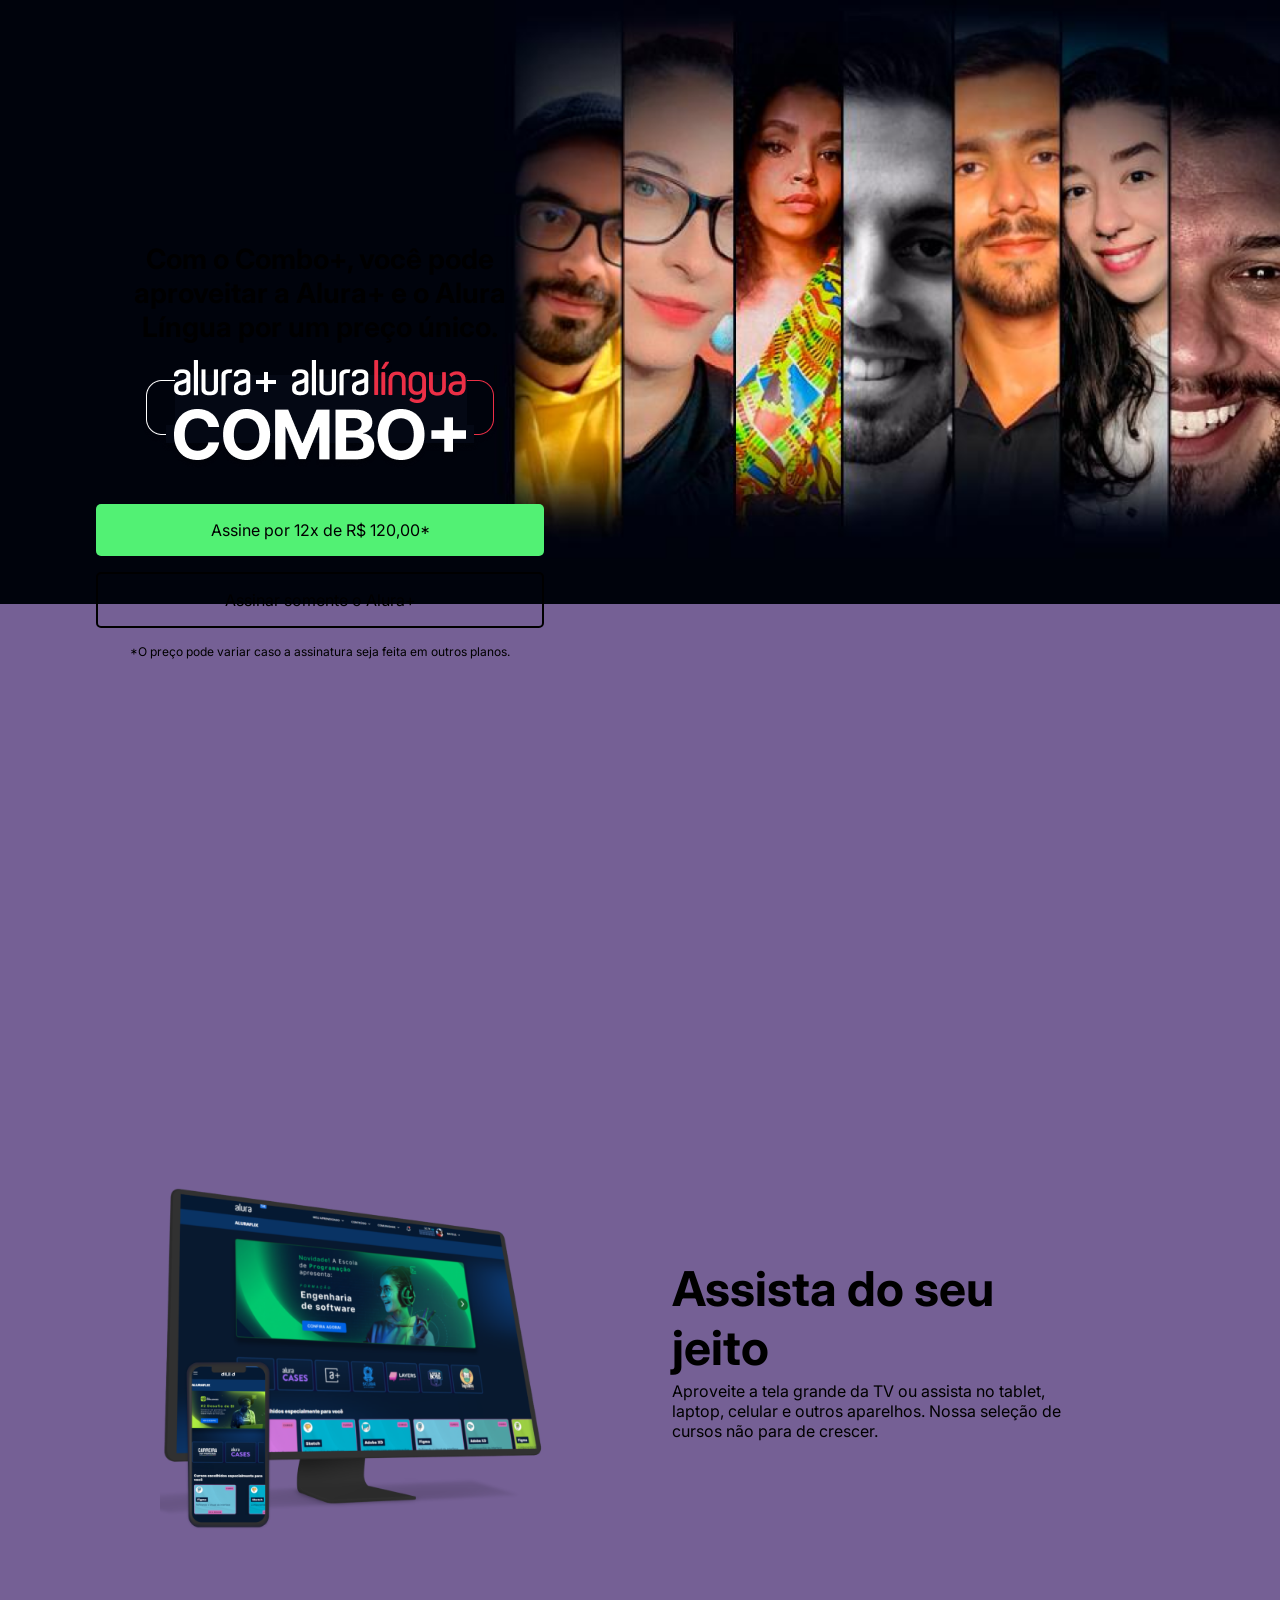
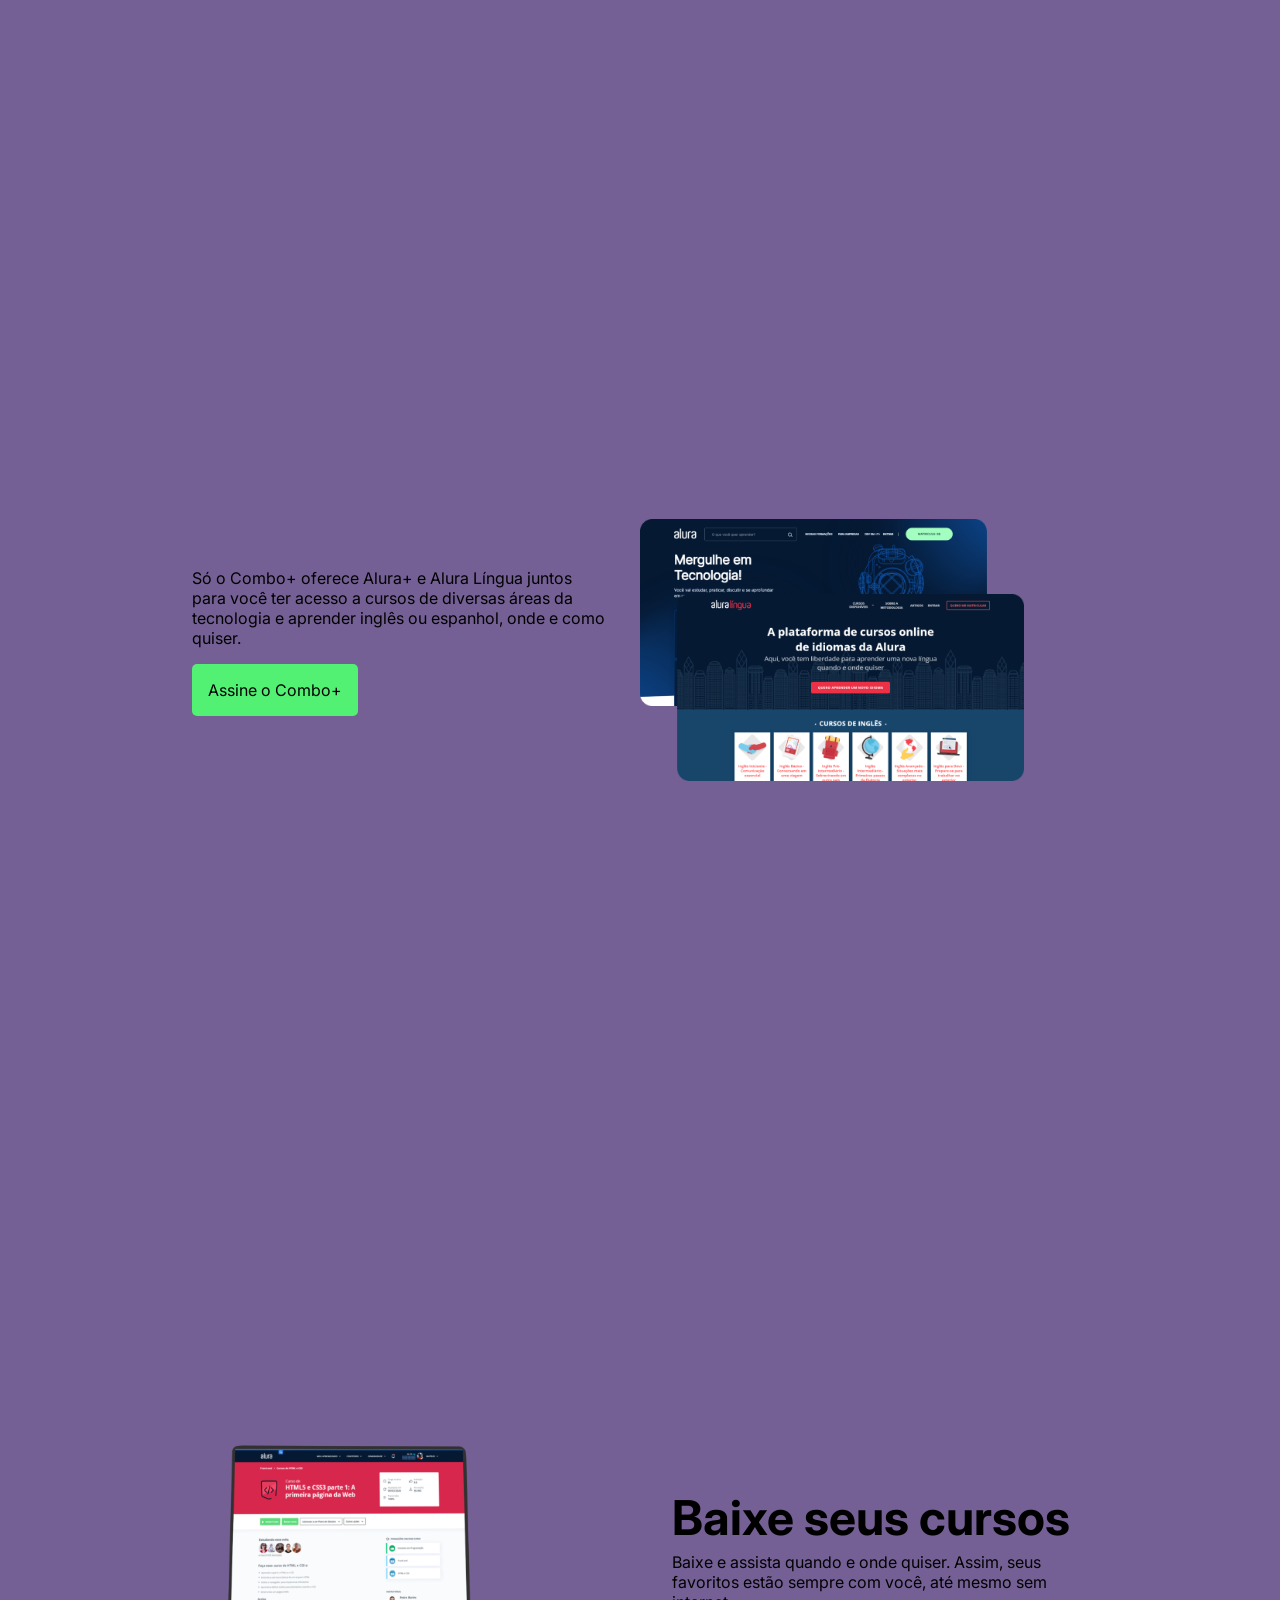
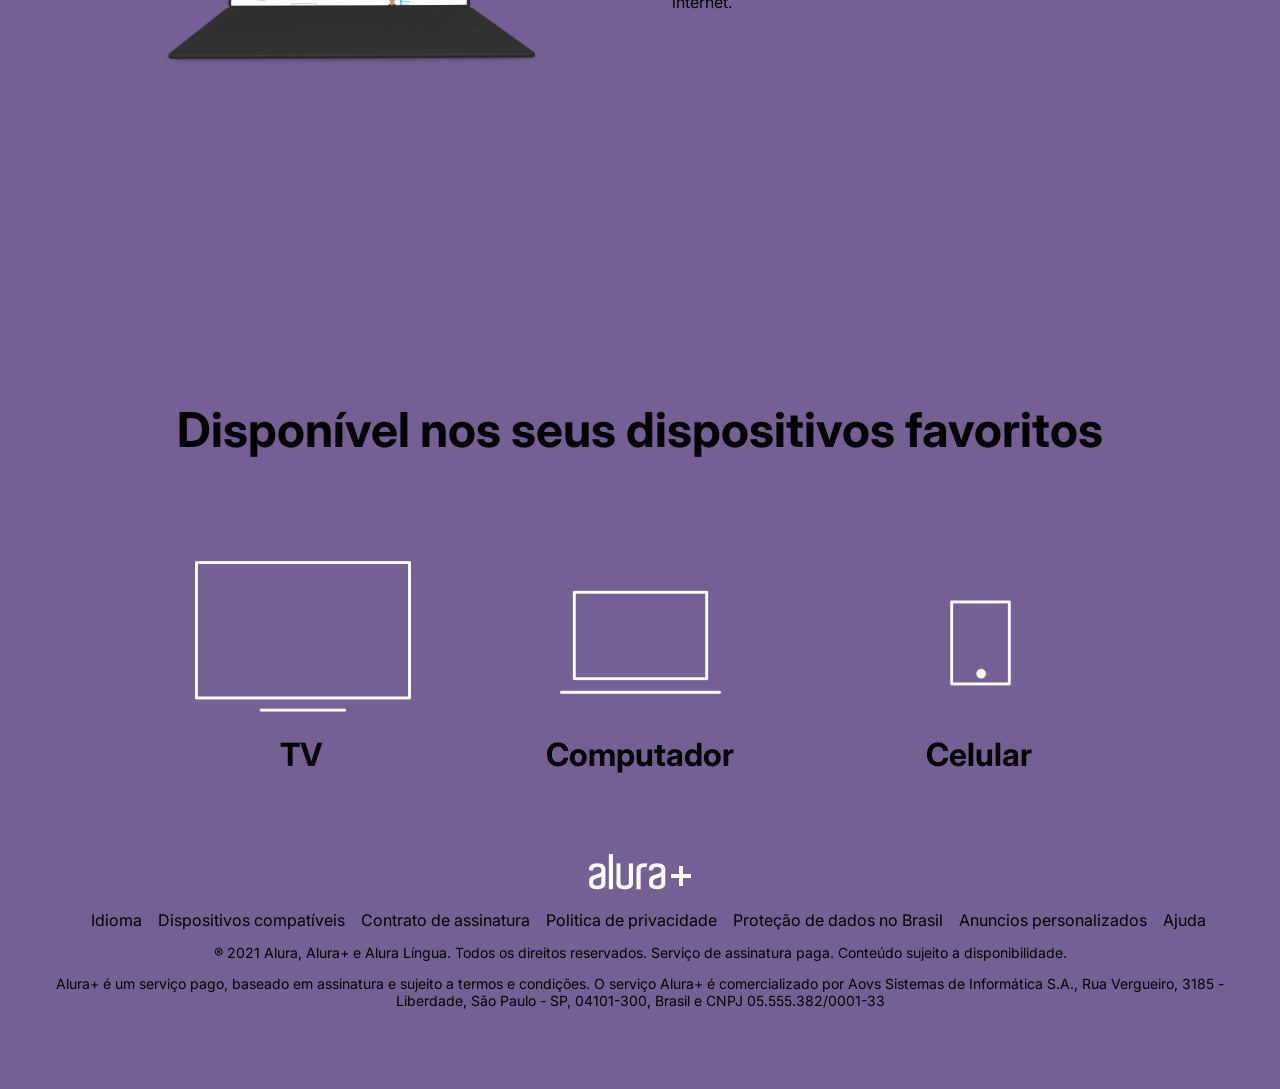
<file: ppp/index.html>
<!DOCTYPE html>
<html>

<head>
    <title>Alura Plus</title>
    <meta charset="UTF-8">
    <meta name="viewport" content="width=device-width, initial-scale=1">
    <link rel="stylesheet" href="styles.css">
    <link rel="preconnect" href="https://fonts.googleapis.com">
    <link rel="preconnect" href="https://fonts.gstatic.com" crossorigin>
    <link href="https://fonts.googleapis.com/css2?family=Inter:wght@400;700&display=swap" rel="stylesheet">
</head>

<body>
    <section class="principal container">
        <div class="container__caixa">
            <h1 class="container__titulo">Com o Combo+, você pode aproveitar a Alura+ e o Alura Língua por um preço
                único.</h1>
            <img src="img/Combo.png" alt="O combo+ é a junção do alura+ e o alura língua" class="container__imagem">
            <a href="www.alura.com.br" class="container__botao">Assine por 12x de R$ 120,00*</a>
            <a href="www.alura.com.br" class="container__botao botao_secundario">Assinar somente o Alura+</a>
            <p class="container__aviso">*O preço pode variar caso a assinatura seja feita em outros planos.</p>
        </div>
    </section>

    <section class="container secundario">
        <img src="img/Plataformas.png" alt="Um monitor e um celular com a alura plus aberta" class="secundario__imagem">
        <div class="container__descricao">
            <h2 class="descricao__titulo">Assista do seu jeito</h2>
            <p class="descricao__texto">Aproveite a tela grande da TV ou assista no tablet, laptop, celular e outros
                aparelhos. Nossa seleção de cursos não para de crescer.</p>
        </div>
    </section>

    <section class="container secundario">
        <div class="container__descricao">
            <p class="descricao__texto">
                Só o Combo+ oferece Alura+ e Alura Língua juntos para você ter acesso a cursos de diversas áreas da
                tecnologia e aprender inglês ou espanhol, onde e como quiser.
            </p>
            <a href="www.alura.com.br" class="container__botao secundario__botao" container>Assine o Combo+</a>
        </div>
        <img src="img/Telas.png" alt="Tela do alura+ e alura língua" class="secundario__imagem">
    </section>

    <section class="container secundario">
        <img src="img/Notebook.png" alt="Notebook com a página do curso HTML5 e CSS3 da Alura aberta"
            class="secundario__imagem">
        <div class="container__descricao">
            <h2 class="descricao__titulo">Baixe seus cursos</h2>
            <p class="descricao__texto">Baixe e assista quando e onde quiser. Assim, seus favoritos estão sempre com
                você, até mesmo sem internet.</p>
        </div>
    </section>
    
    <section class="dispositivos">
        <h2 class="dispositivos__titulo">Disponível nos seus dispositivos favoritos</h2>
        <ul class="dispositivos__lista">
            <li>
                <img src="img/tv.png" alt="Ícone de televisão">
                <h3 class="lista__item">TV</h3>
            </li>
            <li>
                <img src="img/computador.png" alt="Ícone de computador">
                <h3 class="lista__item">Computador</h3>
            </li>
            <li>
                <img src="img/celular.png" alt="Ícone de celular">
                <h3 class="lista__item">Celular</h3>
            </li>
        </ul>
    </section>

    <footer class="rodape">
        <img src="img/Logo.png" alt="Alura+" class="rodape__logo">
        <ul class="rodape__lista">
            <li class="lista__link">
                <a href="#">Idioma</a>
            </li>
            <li class="lista__link">
                <a href="#">Dispositivos compatíveis</a>
            </li>
            <li class="lista__link">
                <a href="#">Contrato de assinatura</a>
            </li>
            <li class="lista__link">
                <a href="#">Politica de privacidade</a>
            </li>
            <li class="lista__link">
                <a href="#">Proteção de dados no Brasil</a>
            </li>
            <li class="lista__link">
                <a href="#">Anuncios personalizados</a>
            </li>
            <li class="lista__link">
                <a href="#">Ajuda</a>
            </li>
        </ul>
        <p class="rodape__texto">® 2021 Alura, Alura+ e Alura Língua. Todos os direitos reservados. Serviço de
            assinatura paga. Conteúdo sujeito a disponibilidade.</p>
        <p class="rodape__texto">Alura+ é um serviço pago, baseado em assinatura e sujeito a termos e condições. O
            serviço Alura+ é comercializado por Aovs Sistemas de Informática S.A., Rua Vergueiro, 3185 - Liberdade, São
            Paulo - SP, 04101-300, Brasil e CNPJ 05.555.382/0001-33</p>
    </footer>
</body>

</html>
</file>
<file: ppp/styles.css>
:root {
    --branco-principal: #000000;
    --cinza-secundario: #000000;
    --botao-azul: #52f174;
    --cor-de-fundo: #5a4181d5;
    --fonte-principal: 'Inter';
    --botao-azul-efeito: #34ff78;
}

body {
    background-color: var(--cor-de-fundo);
    color: var(--branco-principal);
    font-family: var(--fonte-principal);
    font-size: 16px;
    font-weight: 400;
}

* {
    margin: 0;
    padding: 0;
}

.principal {
    background-image: url("img/Background.png");
    background-repeat: no-repeat;
    background-size: contain;
    align-items: center;
    text-align: center;
}

.container {
    height: 100vh;
    display: grid;
    grid-template-columns: 50% 50%;
}

.container__botao {
    background-color: var(--botao-azul);
    border-radius: 5px;
    padding: 1em;
    color: var(--branco-principal);
    display: block;
    text-decoration: none;
    margin-bottom: 1em;
}

.botao_secundario {
    background-color: transparent;
    border: 2px solid var(--branco-principal)
}

.container__aviso {
    font-size: 12px;
    color: var(--cinza-secundario);
}

.container__titulo {
    font-size: 28px;
    font-weight: 700;
}

.container__imagem {
    margin: 1em 0 2em 0;
}

.container__caixa {
    margin: 0 6em;
}

.secundario__imagem {
    width: 80%;
}

.secundario {
    align-items: center;
    margin: 0 10em;
}

.descricao__titulo {
    font-weight: 700;
    font-size: 48px;
    color: var(--branco-principal);
    margin-bottom: 0.1em;
}

.descricao__texto {
    color: var(--cinza-secundario);
}

.secundario__botao {
    display: inline-block;
    margin-top: 1em;
}

.container__descricao {
    padding: 2em;
}

.dispositivos__lista {
    display: flex;
    justify-content: center;
    list-style-type: none;
    margin: 5em 0;
}

.dispositivos {
    text-align: center;
}

.dispositivos__titulo {
    font-size: 48px;
    color: var(--branco-principal);
}

.lista__item {
    font-size: 32px;
    color: var(--branco-principal);
}

.rodape {
    text-align: center;
    margin: 5em 3em;
}

.rodape__lista {
    display: flex;
    justify-content: center;
    list-style-type: none;
    margin-top: 1em;
}

.lista__link a{
    text-decoration: none;
    color: var(--branco-principal);
    margin-left: 1em;
}

.rodape__texto {
    margin: 1em 0;
    color: var(--cinza-secundario);
    font-size: 14px;
}

.lista__link a:hover {
    color: var(--botao-azul);
}

.lista__link a:active {
    color: purple;
}

.container__botao:hover {
    background-color: var(--botao-azul-efeito);
    color: var(--cor-de-fundo);
}
</file>
